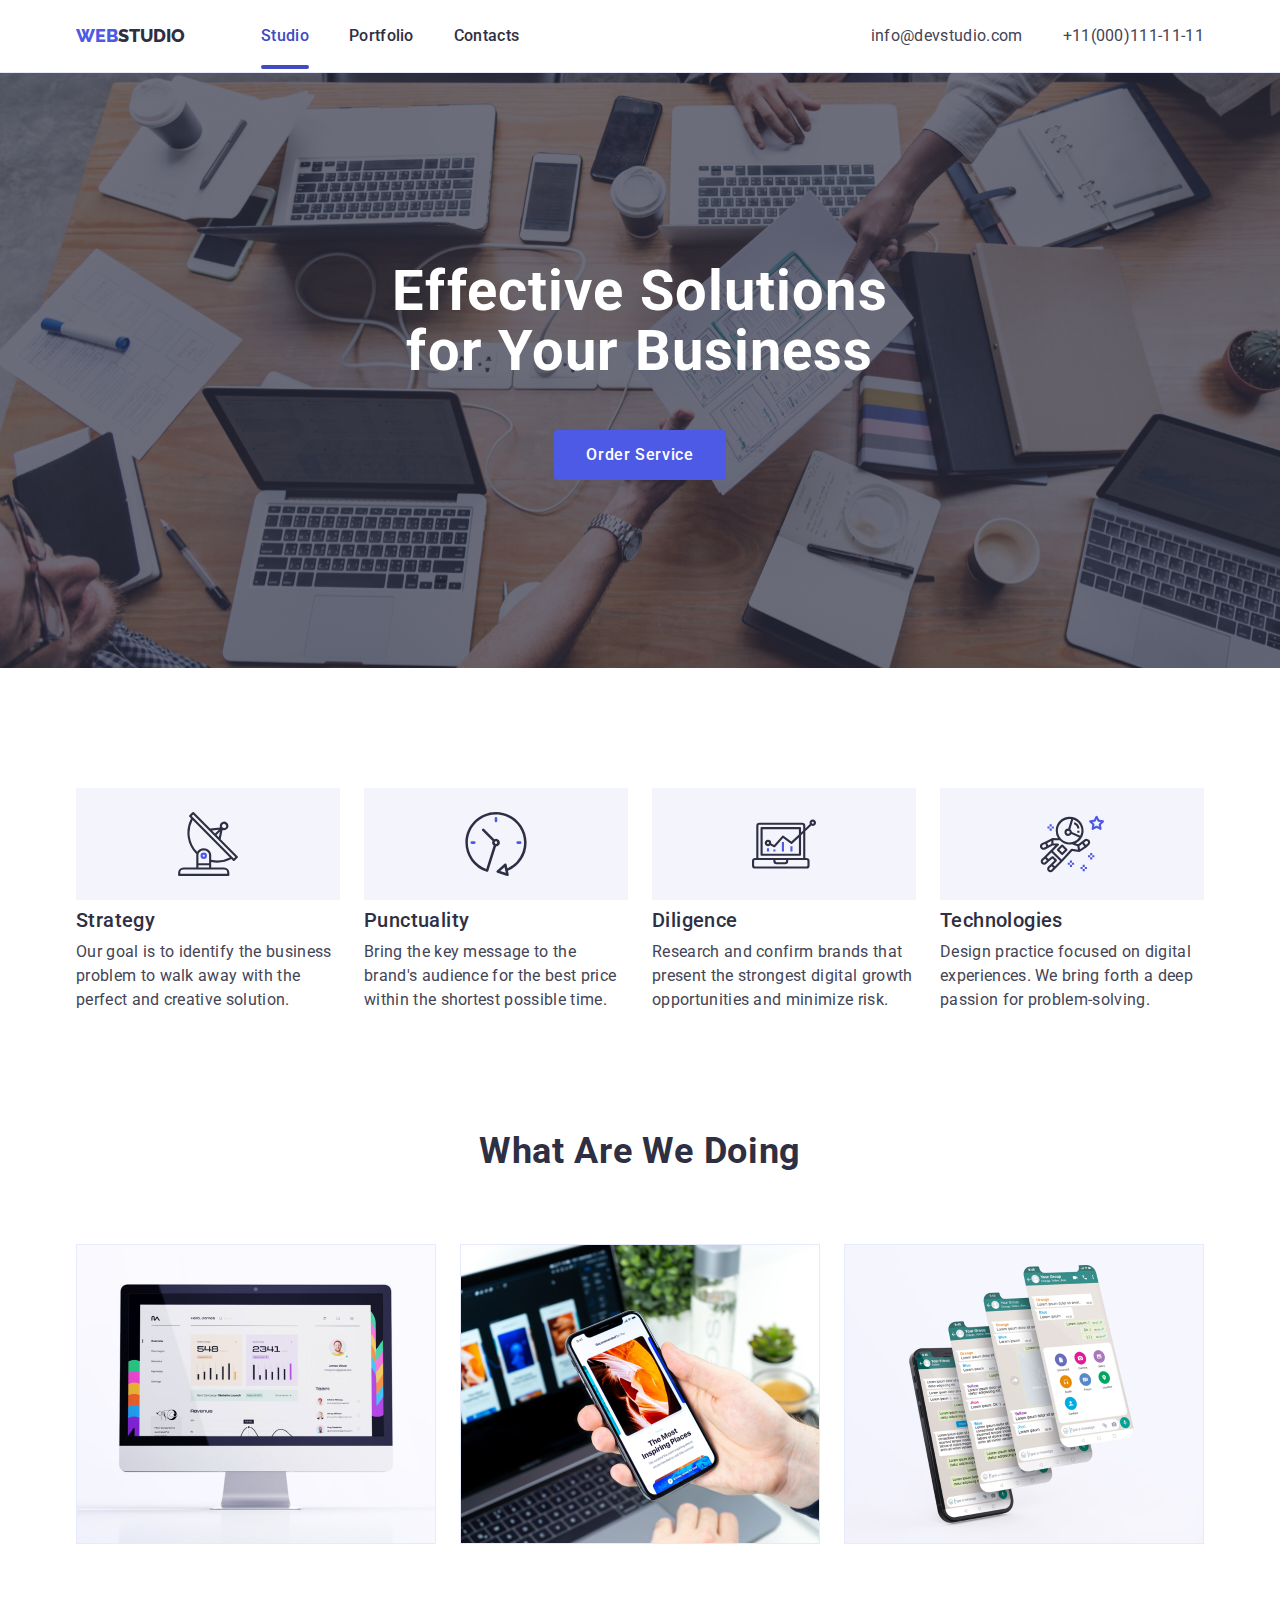
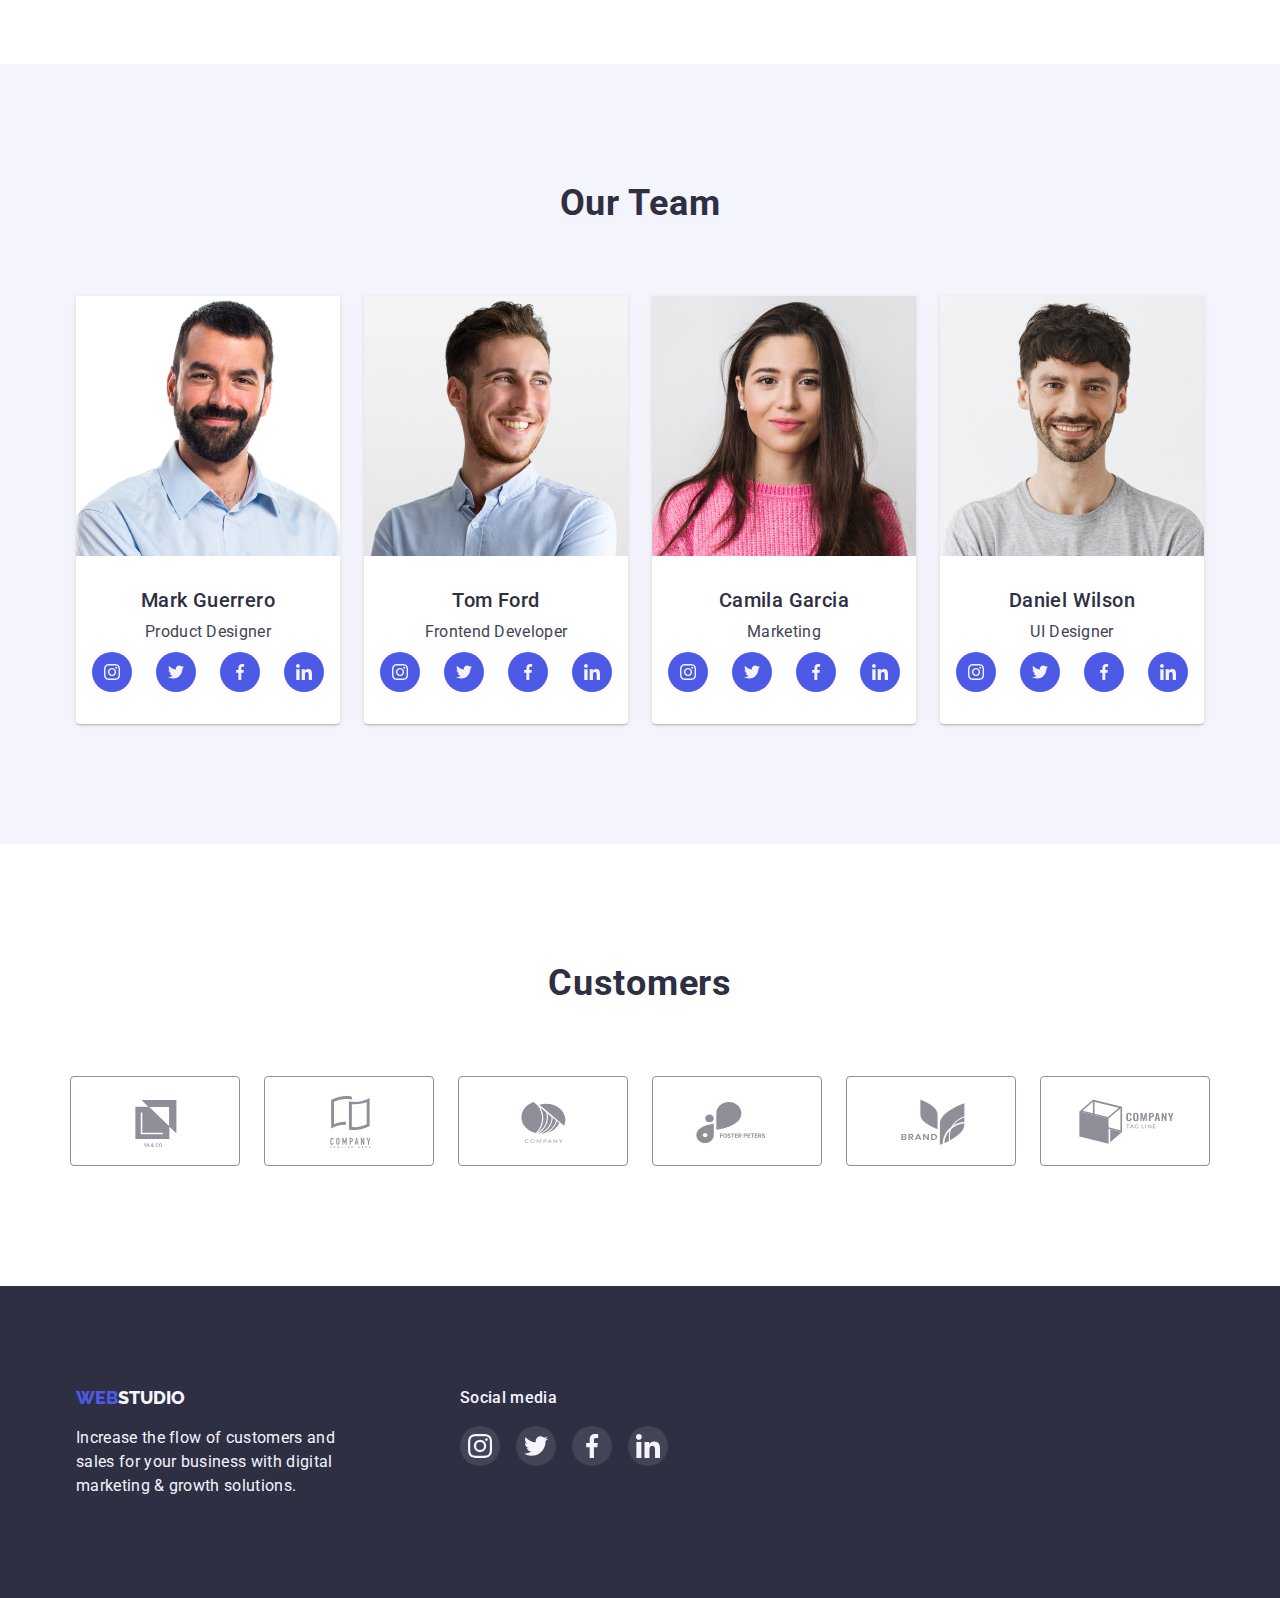
<file: index.html>
<!DOCTYPE html>
<html lang="en">
  <head>
    <meta charset="UTF-8" />
    <meta http-equiv="X-UA-Compatible" content="IE=edge" />
    <meta name="viewport" content="width=device-width, initial-scale=1.0" />
    <title>WebStudio</title>
    <link rel="preconnect" href="https://fonts.googleapis.com" />
    <link rel="preconnect" href="https://fonts.gstatic.com" crossorigin />
    <link
      href="https://fonts.googleapis.com/css2?family=Raleway:wght@800&family=Roboto:wght@400;500;700;900&display=swap"
      rel="stylesheet"
    />
    <link
      rel="stylesheet"
      href="https://cdnjs.cloudflare.com/ajax/libs/modern-normalize/1.0.0/modern-normalize.min.css"
    />
    <link rel="stylesheet" href="./css/style.css" />
  </head>
  <body>
    <header class="header">
      <div class="container">
        <div class="menu-nav">
          <nav class="menu-nav">
            <a class="logo" href="./index.html"
              ><span class="web">Web</span>Studio</a
            >

            <ul class="list navigation">
              <li>
                <a class="nav-links current" href="./index.html">Studio</a>
              </li>
              <li>
                <a class="nav-links" href="./portfolio.html">Portfolio</a>
              </li>
              <li><a class="nav-links" href="#">Contacts</a></li>
            </ul>
          </nav>
          <ul class="list navigation contacts">
            <li>
              <a class="nav-links-contacts" href="mailto:info@devstudio.com"
                >info@devstudio.com</a
              >
            </li>
            <li>
              <a class="nav-links-contacts" href="tel:+110001111111"
                >+11(000)111-11-11</a
              >
            </li>
          </ul>
        </div>
      </div>
    </header>
    <main>
      <section class="hero">
        <div class="container">
          <h1 class="hero-title">Effective Solutions for Your Business</h1>
          <button class="hero-btn" type="button" data-modal-open>
            Order Service
          </button>
        </div>
      </section>
      <section class="strategy section">
        <div class="container">
          <ul class="list feature-flex">
            <li class="feature">
              <div class="feature-icon-bg">
                <svg class="feature-icon" width="64px" height="64px">
                  <use href="./images/icon.svg#icon-antenna"></use>
                </svg>
              </div>
              <h3 class="feature-title">Strategy</h3>
              <p class="feature-text">
                Our goal is to identify the business problem to walk away with
                the perfect and creative solution.
              </p>
            </li>
            <li class="feature">
              <div class="feature-icon-bg">
                <svg class="feature-icon" width="64px" height="64px">
                  <use href="./images/icon.svg#icon-clock"></use>
                </svg>
              </div>
              <h3 class="feature-title">Punctuality</h3>
              <p class="feature-text">
                Bring the key message to the brand's audience for the best price
                within the shortest possible time.
              </p>
            </li>
            <li class="feature">
              <div class="feature-icon-bg">
                <svg class="feature-icon" width="64px" height="64px">
                  <use href="./images/icon.svg#icon-diagram"></use>
                </svg>
              </div>
              <h3 class="feature-title">Diligence</h3>
              <p class="feature-text">
                Research and confirm brands that present the strongest digital
                growth opportunities and minimize risk.
              </p>
            </li>
            <li class="feature">
              <div class="feature-icon-bg">
                <svg class="feature-icon" width="64px" height="64px">
                  <use href="./images/icon.svg#icon-astronaut"></use>
                </svg>
              </div>
              <h3 class="feature-title">Technologies</h3>
              <p class="feature-text">
                Design practice focused on digital experiences. We bring forth a
                deep passion for problem-solving.
              </p>
            </li>
          </ul>
        </div>
      </section>
      <section class="about section">
        <div class="container">
          <h2 class="section-title">What are we doing</h2>
          <ul class="list about-flex">
            <li class="about-img">
              <img
                src="./images/1.jpg"
                width="360"
                height="300"
                alt="Web Development"
              />
            </li>
            <li class="about-img">
              <img
                src="./images/2.jpg"
                width="360"
                height="300"
                alt="UI Design"
              />
            </li>
            <li class="about-img">
              <img
                src="./images/3.jpg"
                width="360"
                height="300"
                alt="Mobile Development"
              />
            </li>
          </ul>
        </div>
      </section>
      <section class="team section">
        <div class="container">
          <h2 class="section-title">Our Team</h2>
          <ul class="list team-flex">
            <li class="team-card">
              <img
                src="./images/4.jpg"
                width="264"
                height="260"
                alt="Our Product Designer"
              />
              <div class="card-content">
                <h3 class="team-name">Mark Guerrero</h3>
                <p class="team-position">Product Designer</p>
                <ul class="social">
                  <li class="social-list-item">
                    <a href="" class="social-list-icon">
                      <svg width="16px" height="16px">
                        <use href="./images/icon.svg#icon-instagram"></use>
                      </svg>
                    </a>
                  </li>
                  <li class="social-list-item">
                    <a href="" class="social-list-icon">
                      <svg width="16px" height="16px">
                        <use href="./images/icon.svg#icon-twitter"></use>
                      </svg>
                    </a>
                  </li>
                  <li class="social-list-item">
                    <a href="" class="social-list-icon">
                      <svg width="16px" height="16px">
                        <use href="./images/icon.svg#icon-facebook"></use>
                      </svg>
                    </a>
                  </li>
                  <li class="social-list-item">
                    <a href="" class="social-list-icon">
                      <svg width="16px" height="16px">
                        <use href="./images/icon.svg#icon-linkedin"></use>
                      </svg>
                    </a>
                  </li>
                </ul>
              </div>
            </li>
            <li class="team-card">
              <img
                src="./images/5.jpg"
                width="264"
                height="260"
                alt="The person who are doing his best for you."
              />
              <div class="card-content">
                <h3 class="team-name">Tom Ford</h3>
                <p class="team-position">Frontend Developer</p>
                <ul class="social">
                  <li class="social-list-item">
                    <a href="" class="social-list-icon">
                      <svg width="16px" height="16px">
                        <use href="./images/icon.svg#icon-instagram"></use>
                      </svg>
                    </a>
                  </li>
                  <li class="social-list-item">
                    <a href="" class="social-list-icon">
                      <svg width="16px" height="16px">
                        <use href="./images/icon.svg#icon-twitter"></use>
                      </svg>
                    </a>
                  </li>
                  <li class="social-list-item">
                    <a href="" class="social-list-icon">
                      <svg width="16px" height="16px">
                        <use href="./images/icon.svg#icon-facebook"></use>
                      </svg>
                    </a>
                  </li>
                  <li class="social-list-item">
                    <a href="" class="social-list-icon">
                      <svg width="16px" height="16px">
                        <use href="./images/icon.svg#icon-linkedin"></use>
                      </svg>
                    </a>
                  </li>
                </ul>
              </div>
            </li>
            <li class="team-card">
              <img
                src="./images/6.jpg"
                width="264"
                height="260"
                alt="Makes you smile,when you see the ad."
              />
              <div class="card-content">
                <h3 class="team-name">Camila Garcia</h3>
                <p class="team-position">Marketing</p>
                <ul class="social">
                  <li class="social-list-item">
                    <a href="" class="social-list-icon">
                      <svg width="16px" height="16px">
                        <use href="./images/icon.svg#icon-instagram"></use>
                      </svg>
                    </a>
                  </li>
                  <li class="social-list-item">
                    <a href="" class="social-list-icon">
                      <svg width="16px" height="16px">
                        <use href="./images/icon.svg#icon-twitter"></use>
                      </svg>
                    </a>
                  </li>
                  <li class="social-list-item">
                    <a href="" class="social-list-icon">
                      <svg width="16px" height="16px">
                        <use href="./images/icon.svg#icon-facebook"></use>
                      </svg>
                    </a>
                  </li>
                  <li class="social-list-item">
                    <a href="" class="social-list-icon">
                      <svg width="16px" height="16px">
                        <use href="./images/icon.svg#icon-linkedin"></use>
                      </svg>
                    </a>
                  </li>
                </ul>
              </div>
            </li>
            <li class="team-card">
              <img
                src="./images/7.jpg"
                width="264"
                height="260"
                alt="Trying to satisfy you with his designs."
              />
              <div class="card-content">
                <h3 class="team-name">Daniel Wilson</h3>
                <p class="team-position">UI Designer</p>
                <ul class="social">
                  <li class="social-list-item">
                    <a href="" class="social-list-icon">
                      <svg width="16px" height="16px">
                        <use href="./images/icon.svg#icon-instagram"></use>
                      </svg>
                    </a>
                  </li>
                  <li class="social-list-item">
                    <a href="" class="social-list-icon">
                      <svg width="16px" height="16px">
                        <use href="./images/icon.svg#icon-twitter"></use>
                      </svg>
                    </a>
                  </li>
                  <li class="social-list-item">
                    <a href="" class="social-list-icon">
                      <svg width="16px" height="16px">
                        <use href="./images/icon.svg#icon-facebook"></use>
                      </svg>
                    </a>
                  </li>
                  <li class="social-list-item">
                    <a href="" class="social-list-icon">
                      <svg width="16px" height="16px">
                        <use href="./images/icon.svg#icon-linkedin"></use>
                      </svg>
                    </a>
                  </li>
                </ul>
              </div>
            </li>
          </ul>
        </div>
      </section>
      <section class="customers">
        <div class="container">
          <h2 class="section-title">Customers</h2>
          <ul class="customers-list">
            <li>
              <a href="" class="customers-list-link">
                <svg class="customers-list-icon" width="104px" height="56px">
                  <use href="./images/icon.svg#icon-yoco"></use>
                </svg>
              </a>
            </li>
            <li>
              <a href="" class="customers-list-link">
                <svg class="customers-list-icon" width="104px" height="56px">
                  <use href="./images/icon.svg#icon-company"></use>
                </svg>
              </a>
            </li>
            <li>
              <a href="" class="customers-list-link">
                <svg class="customers-list-icon" width="104px" height="56px">
                  <use href="./images/icon.svg#icon-company-2"></use>
                </svg>
              </a>
            </li>
            <li>
              <a href="" class="customers-list-link">
                <svg class="customers-list-icon" width="104px" height="56px">
                  <use href="./images/icon.svg#icon-foster"></use>
                </svg>
              </a>
            </li>
            <li>
              <a href="" class="customers-list-link">
                <svg class="customers-list-icon" width="104px" height="56px">
                  <use href="./images/icon.svg#icon-brand"></use>
                </svg>
              </a>
            </li>
            <li>
              <a href="" class="customers-list-link">
                <svg class="customers-list-icon" width="104px" height="56px">
                  <use href="./images/icon.svg#icon-company-3"></use>
                </svg>
              </a>
            </li>
          </ul>
        </div>
      </section>
    </main>
    <footer class="footer">
      <div class="container footer-flex">
        <div>
          <a class="logo-footer" href="./index.html"
            ><span class="web">Web</span
            ><span class="studio-bottom">Studio</span></a
          >
          <p class="footer-text">
            Increase the flow of customers and sales for your business with
            digital marketing & growth solutions.
          </p>
        </div>
        <div class="social-media">
          <p class="social-text">Social media</p>
          <ul class="social-footer">
            <li class="social-list-footer-item">
              <a href="" class="social-list-footer-icon">
                <svg width="24px" height="24px">
                  <use href="./images/icon.svg#icon-instagram"></use>
                </svg>
              </a>
            </li>
            <li class="social-list-footer-item">
              <a href="" class="social-list-footer-icon">
                <svg width="24px" height="24px">
                  <use href="./images/icon.svg#icon-twitter"></use>
                </svg>
              </a>
            </li>
            <li class="social-list-footer-item">
              <a href="" class="social-list-footer-icon">
                <svg width="24px" height="24px">
                  <use href="./images/icon.svg#icon-facebook"></use>
                </svg>
              </a>
            </li>
            <li class="social-list-footer-item">
              <a href="" class="social-list-footer-icon">
                <svg width="24px" height="24px">
                  <use href="./images/icon.svg#icon-linkedin"></use>
                </svg>
              </a>
            </li>
          </ul>
        </div>
      </div>
    </footer>
    <div class="backdrop is-hidden" data-modal>
      <div class="modal">
        <button class="close-button" type="button" data-modal-close>
          <svg width="8px" height="8px">
            <use href="./images/icon.svg#icon-close"></use>
          </svg>
        </button>
      </div>
    </div>
    <script src="./js/modal.js"></script>
  </body>
</html>
</file>
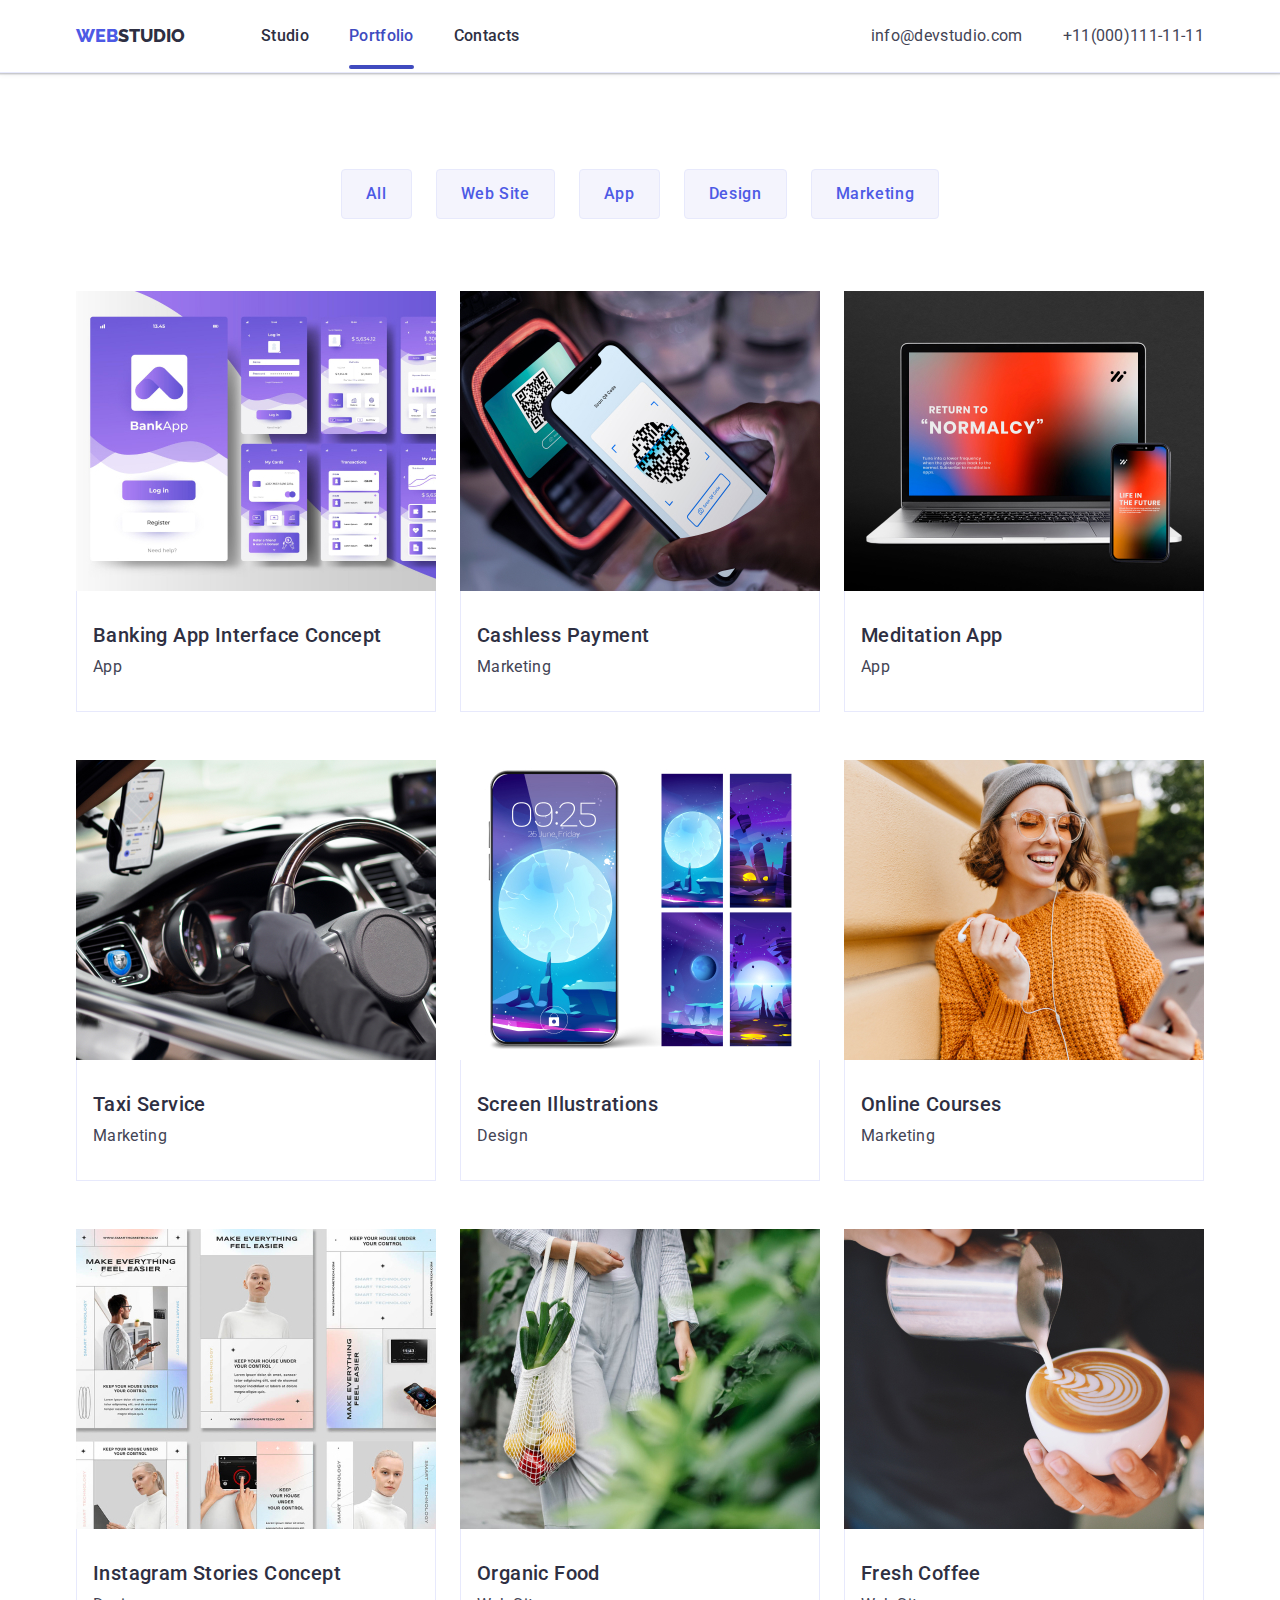
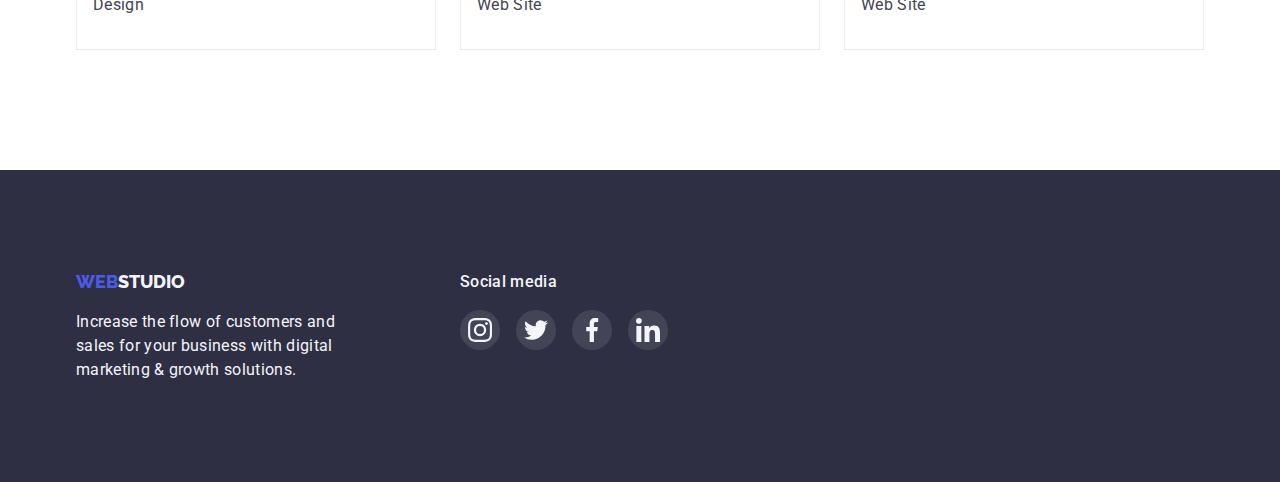
<file: portfolio.html>
<!DOCTYPE html>
<html lang="en">
  <head>
    <meta charset="UTF-8" />
    <meta http-equiv="X-UA-Compatible" content="IE=edge" />
    <meta name="viewport" content="width=device-width, initial-scale=1.0" />
    <title>Portfolio</title>
    <link rel="preconnect" href="https://fonts.googleapis.com" />
    <link rel="preconnect" href="https://fonts.gstatic.com" crossorigin />
    <link
      href="https://fonts.googleapis.com/css2?family=Raleway:wght@800&family=Roboto:wght@400;500;700;900&display=swap"
      rel="stylesheet"
    />
    <link
      rel="stylesheet"
      href="https://cdnjs.cloudflare.com/ajax/libs/modern-normalize/1.0.0/modern-normalize.min.css"
    />
    <link rel="stylesheet" href="./css/style.css" />
  </head>
  <body>
    <header class="header">
      <div class="container">
        <div class="menu-nav">
          <nav class="menu-nav">
            <a class="logo" href="./index.html"
              ><span class="web">Web</span>Studio</a
            >

            <ul class="list navigation">
              <li><a class="nav-links" href="./index.html">Studio</a></li>
              <li>
                <a class="nav-links current" href="./portfolio.html"
                  >Portfolio</a
                >
              </li>
              <li><a class="nav-links" href="#">Contacts</a></li>
            </ul>
          </nav>
          <ul class="list navigation contacts">
            <li>
              <a class="nav-links-contacts" href="mailto:info@devstudio.com"
                >info@devstudio.com</a
              >
            </li>
            <li>
              <a class="nav-links-contacts" href="tel:+110001111111"
                >+11(000)111-11-11</a
              >
            </li>
          </ul>
        </div>
      </div>
    </header>
    <main>
      <section class="portfolio-list">
        <div class="container">
          <h1 class="visually-hidden">Our Strategy</h1>
          <ul class="button-list btn-list-flex">
            <li><button class="portfolio-btn" type="button">All</button></li>
            <li>
              <button class="portfolio-btn" type="button">Web Site</button>
            </li>
            <li><button class="portfolio-btn" type="button">App</button></li>
            <li><button class="portfolio-btn" type="button">Design</button></li>
            <li>
              <button class="portfolio-btn" type="button">Marketing</button>
            </li>
          </ul>
          <ul class="list img-list-flex">
            <li class="card-portfolio">
              <a href="" class="card-portfolio-link">
                <div class="card-portfolio-img-wrapper">
                  <img
                    src="./images/8.jpg"
                    width="360"
                    height="300"
                    alt="Bank App Interface Example"
                  />
                  <p class="overlay">
                    14 Stylish and User-Friendly App Design Concepts · Task
                    Manager App · Calorie Tracker App · Exotic Fruit Ecommerce
                    App · Cloud Storage App
                  </p>
                </div>
                <div class="card-content-portfolio">
                  <h2 class="project-title">Banking App Interface Concept</h2>
                  <p class="project-text">App</p>
                </div>
              </a>
            </li>
            <li class="card-portfolio">
              <a href="" class="card-portfolio-link">
                <div class="card-portfolio-img-wrapper">
                  <img
                    src="./images/9.jpg"
                    width="360"
                    height="300"
                    alt="Bank App Interface Example"
                  />
                  <p class="overlay">
                    14 Stylish and User-Friendly App Design Concepts · Task
                    Manager App · Calorie Tracker App · Exotic Fruit Ecommerce
                    App · Cloud Storage App
                  </p>
                </div>
                <div class="card-content-portfolio">
                  <h2 class="project-title">Cashless Payment</h2>
                  <p class="project-text">Marketing</p>
                </div>
              </a>
            </li>
            <li class="card-portfolio">
              <a href="" class="card-portfolio-link">
                <div class="card-portfolio-img-wrapper">
                  <img
                    src="./images/10.jpg"
                    width="360"
                    height="300"
                    alt="Bank App Interface Example"
                  />
                  <p class="overlay">
                    14 Stylish and User-Friendly App Design Concepts · Task
                    Manager App · Calorie Tracker App · Exotic Fruit Ecommerce
                    App · Cloud Storage App
                  </p>
                </div>
                <div class="card-content-portfolio">
                  <h2 class="project-title">Meditation App</h2>
                  <p class="project-text">App</p>
                </div>
              </a>
            </li>
            <li class="card-portfolio">
              <a href="" class="card-portfolio-link">
                <div class="card-portfolio-img-wrapper">
                  <img
                    src="./images/11.jpg"
                    width="360"
                    height="300"
                    alt="Bank App Interface Example"
                  />
                  <p class="overlay">
                    14 Stylish and User-Friendly App Design Concepts · Task
                    Manager App · Calorie Tracker App · Exotic Fruit Ecommerce
                    App · Cloud Storage App
                  </p>
                </div>
                <div class="card-content-portfolio">
                  <h2 class="project-title">Taxi Service</h2>
                  <p class="project-text">Marketing</p>
                </div>
              </a>
            </li>
            <li class="card-portfolio">
              <a href="" class="card-portfolio-link">
                <div class="card-portfolio-img-wrapper">
                  <img
                    src="./images/12.jpg"
                    width="360"
                    height="300"
                    alt="Bank App Interface Example"
                  />
                  <p class="overlay">
                    14 Stylish and User-Friendly App Design Concepts · Task
                    Manager App · Calorie Tracker App · Exotic Fruit Ecommerce
                    App · Cloud Storage App
                  </p>
                </div>
                <div class="card-content-portfolio">
                  <h2 class="project-title">Screen Illustrations</h2>
                  <p class="project-text">Design</p>
                </div>
              </a>
            </li>
            <li class="card-portfolio">
              <a href="" class="card-portfolio-link">
                <div class="card-portfolio-img-wrapper">
                  <img
                    src="./images/13.jpg"
                    width="360"
                    height="300"
                    alt="Bank App Interface Example"
                  />
                  <p class="overlay">
                    14 Stylish and User-Friendly App Design Concepts · Task
                    Manager App · Calorie Tracker App · Exotic Fruit Ecommerce
                    App · Cloud Storage App
                  </p>
                </div>
                <div class="card-content-portfolio">
                  <h2 class="project-title">Online Courses</h2>
                  <p class="project-text">Marketing</p>
                </div>
              </a>
            </li>
            <li class="card-portfolio">
              <a href="" class="card-portfolio-link">
                <div class="card-portfolio-img-wrapper">
                  <img
                    src="./images/14.jpg"
                    width="360"
                    height="300"
                    alt="Bank App Interface Example"
                  />
                  <p class="overlay">
                    14 Stylish and User-Friendly App Design Concepts · Task
                    Manager App · Calorie Tracker App · Exotic Fruit Ecommerce
                    App · Cloud Storage App
                  </p>
                </div>
                <div class="card-content-portfolio">
                  <h2 class="project-title">Instagram Stories Concept</h2>
                  <p class="project-text">Design</p>
                </div>
              </a>
            </li>
            <li class="card-portfolio">
              <a href="" class="card-portfolio-link">
                <div class="card-portfolio-img-wrapper">
                  <img
                    src="./images/15.jpg"
                    width="360"
                    height="300"
                    alt="Bank App Interface Example"
                  />
                  <p class="overlay">
                    14 Stylish and User-Friendly App Design Concepts · Task
                    Manager App · Calorie Tracker App · Exotic Fruit Ecommerce
                    App · Cloud Storage App
                  </p>
                </div>
                <div class="card-content-portfolio">
                  <h2 class="project-title">Organic Food</h2>
                  <p class="project-text">Web Site</p>
                </div>
              </a>
            </li>
            <li class="card-portfolio">
              <a href="#" class="card-portfolio-link">
                <div class="card-portfolio-img-wrapper">
                  <img
                    src="./images/16.jpg"
                    width="360"
                    height="300"
                    alt="Bank App Interface Example"
                  />
                  <p class="overlay">
                    14 Stylish and User-Friendly App Design Concepts · Task
                    Manager App · Calorie Tracker App · Exotic Fruit Ecommerce
                    App · Cloud Storage App
                  </p>
                </div>
                <div class="card-content-portfolio">
                  <h2 class="project-title">Fresh Coffee</h2>
                  <p class="project-text">Web Site</p>
                </div>
              </a>
            </li>
          </ul>
        </div>
      </section>
    </main>
    <footer class="footer">
      <div class="container footer-flex">
        <div>
          <a class="logo-footer" href="./index.html"
            ><span class="web">Web</span
            ><span class="studio-bottom">Studio</span></a
          >
          <p class="footer-text">
            Increase the flow of customers and sales for your business with
            digital marketing & growth solutions.
          </p>
        </div>
        <div class="social-media">
          <p class="social-text">Social media</p>
          <ul class="social-footer">
            <li class="social-list-footer-item">
              <a href="" class="social-list-footer-icon">
                <svg width="24px" height="24px">
                  <use href="./images/icon.svg#icon-instagram"></use>
                </svg>
              </a>
            </li>
            <li class="social-list-footer-item">
              <a href="" class="social-list-footer-icon">
                <svg width="24px" height="24px">
                  <use href="./images/icon.svg#icon-twitter"></use>
                </svg>
              </a>
            </li>
            <li class="social-list-footer-item">
              <a href="" class="social-list-footer-icon">
                <svg width="24px" height="24px">
                  <use href="./images/icon.svg#icon-facebook"></use>
                </svg>
              </a>
            </li>
            <li class="social-list-footer-item">
              <a href="" class="social-list-footer-icon">
                <svg width="24px" height="24px">
                  <use href="./images/icon.svg#icon-linkedin"></use>
                </svg>
              </a>
            </li>
          </ul>
        </div>
      </div>
    </footer>
  </body>
</html>
</file>
<file: css/style.css>
:root {
  --main-bg-color: #ffffff;
  --main-text-color: #2e2f42;
  --main-nav-color: #4d5ae5;
  --main-hover-color: #404bbf;
  --main-p-color: #434455;
  --main-p-bottom-color: #f4f4fd;
  --top-line-color: #e7e9fc;
  --icon-hover-green: #31d0aa;
  --customers-border: #8e8f99;
}
body {
  font-family: "Roboto", sans-serif;
  background-color: var(--main-bg-color);
  color: var(--main-text-color);
  font-size: 16px;
}
.web {
  color: var(--main-nav-color);
}

.nav-links {
  text-decoration: none;
  font-weight: 500;
  line-height: 1.5;
  letter-spacing: 0.02em;
  color: var(--main-text-color);
  padding: 24px 0;
}
.list {
  list-style: none;
}
.header {
  border-bottom: 1px solid var(--top-line-color);
  box-shadow: 0px 2px 1px rgba(46, 47, 66, 0.08),
    0px 1px 1px rgba(46, 47, 66, 0.16), 0px 1px 6px rgba(46, 47, 66, 0.08);
}
.hero-btn {
  background-color: var(--main-nav-color);
  color: var(--main-bg-color);
  font-family: "Roboto";
  font-weight: 500;
  font-size: 16px;
  cursor: pointer;
  border-radius: 4px;
  padding: 16px 32px;
  letter-spacing: 0.04em;
  border: none;
}
.hero-title {
  width: 496px;
  margin: 0 auto;
  padding-bottom: 48px;
  color: var(--main-bg-color);
  font-size: 56px;
  line-height: 1.08;
  letter-spacing: 0.02em;
}
.hero {
  background-color: var(--main-text-color);
  background-image: linear-gradient(
      rgba(46, 47, 66, 0.7),
      rgba(46, 47, 66, 0.7)
    ),
    url(../images/hero-bg.jpg);
  margin-left: auto;
  margin-right: auto;
  max-width: 1440px;
  text-align: center;
  padding-top: 188px;
  padding-bottom: 188px;
}

.footer {
  background-color: var(--main-text-color);
}

.nav-links:hover,
.nav-links:focus {
  color: var(--main-hover-color);
}
.hero .hero-btn:hover,
.hero-btn:focus {
  background: var(--main-hover-color);
}

.feature-icon-bg {
  background-color: var(--main-p-bottom-color);
  display: flex;
  justify-content: center;
  align-items: center;
  padding: 24px 100px;
  margin-bottom: 8px;
}
.feature-text {
  line-height: 1.5;
  color: var(--main-p-color);
  letter-spacing: 0.02em;
}
.feature-title {
  font-weight: 500;
  font-size: 20px;
  line-height: 1.2;
  letter-spacing: 0.02em;
  padding-bottom: 8px;
}
.feature {
  width: 264px;
}
.feature:not(:last-child) {
  margin-right: 24px;
}
.feature-flex {
  display: flex;
}
.section-title {
  font-size: 36px;
  line-height: 1.11;
  color: var(--main-text-color);
  text-transform: capitalize;
  letter-spacing: 0.02em;
  text-align: center;
  padding-bottom: 72px;
}
.about-flex {
  display: flex;
}
.about-img:not(:last-child) {
  margin-right: 24px;
}
.team {
  background: var(--main-p-bottom-color);
}
.team-card {
  background: var(--main-bg-color);
  box-shadow: 0px 1px 6px rgba(46, 47, 66, 0.08),
    0px 1px 1px rgba(46, 47, 66, 0.16), 0px 2px 1px rgba(46, 47, 66, 0.08);
  border-radius: 0px 0px 4px 4px;
  width: 264px;
}
.team-flex {
  display: flex;
}
.card-content {
  text-align: center;
  padding-top: 32px;
  padding-bottom: 32px;
}
.social {
  margin-top: 8px;
  display: flex;
  justify-content: center;
  gap: 24px;
}
.social-list-icon {
  width: 40px;
  height: 40px;
  border-radius: 50%;
  background-color: var(--main-nav-color);
  display: flex;
  justify-content: center;
  align-items: center;
  color: var(--main-p-bottom-color);
}
.social-list-icon:hover,
.social-list-icon:focus {
  background-color: var(--main-hover-color);
}
.social-footer {
  display: flex;
  align-items: flex-start;
  justify-content: center;
  gap: 16px;
}
.social-list-footer-icon {
  width: 40px;
  height: 40px;
  border-radius: 50%;
  background-color: rgba(255, 255, 255, 0.1);
  display: flex;
  justify-content: center;
  align-items: center;
  color: var(--main-p-bottom-color);
}
.social-list-footer-icon:hover,
.social-list-footer-icon:focus {
  background-color: var(--icon-hover-green);
}

.social-media {
  display: flex;
  flex-direction: column;
  align-items: flex-start;
  margin-left: 120px;
}
.social-text {
  margin-bottom: 16px;
  line-height: 1.5;
  letter-spacing: 0.02em;
  color: var(--main-p-bottom-color);
  width: 264px;
  font-weight: 500;
}
.card-content-portfolio {
  padding: 32px 16px 32px 16px;
  border: 1px solid var(--top-line-color);
  border-top: none;
}
.customers {
  padding-top: 120px;
  padding-bottom: 120px;
}
.customers-list {
  display: flex;
  gap: 24px;
  justify-content: center;
}
.customers-list-icon {
  fill: var(--customers-border);
}
.customers-list-link {
  display: flex;
  padding: 16px 32px;
  border: 1px solid var(--customers-border);
  border-radius: 4px;
  outline: transparent;
}
.customers-list-link:hover,
.customers-list-link:focus {
  border: 1px solid var(--main-hover-color);
}

.customers-list-link:hover .customers-list-icon,
.customers-list-link:focus .customers-list-icon {
  fill: var(--main-hover-color);
}
.studio-bottom {
  font-family: "Raleway";
  font-style: normal;
  font-weight: 800;
  font-size: 18px;
  line-height: 1.16;
  text-transform: uppercase;
  color: var(--main-p-bottom-color);
}
.footer {
  padding: 100px 0;
}
.logo-footer {
  font-family: "Raleway";
  font-weight: 800;
  font-size: 18px;
  line-height: 1.33;
  text-transform: uppercase;
  text-decoration: none;
  color: var(--main-text-color);
  margin-right: 76px;
  display: block;
}
.footer-flex {
  display: flex;
}
.footer-text {
  line-height: 1.5;
  letter-spacing: 0.02em;
  color: var(--main-p-bottom-color);
  width: 264px;
  padding-top: 16px;
}
.nav-links-contacts {
  font-style: normal;
  line-height: 1.5;
  letter-spacing: 0.02em;
  color: var(--main-p-color);
  text-decoration: none;
  padding: 24px 0;
}
.contacts {
  margin-left: auto;
}
.nav-links-contacts:hover,
.nav-links-contacts:focus {
  color: var(--main-hover-color);
}
.button-list {
  list-style-type: none;
}
.btn-list-flex {
  display: flex;
  gap: 24px;
  justify-content: center;
  margin-bottom: 72px;
}
.portfolio-btn {
  background: var(--main-p-bottom-color);
  border: 1px solid var(--top-line-color);
  border-radius: 4px;
  color: var(--main-nav-color);
  font-family: "Roboto";
  font-style: normal;
  font-weight: 500;
  font-size: 16px;
  line-height: 1.5;
  letter-spacing: 0.04em;
  padding: 12px 24px;
}
.button-list .portfolio-btn:hover,
.portfolio-btn:focus {
  background: var(--main-hover-color);
  color: var(--main-bg-color);
  box-shadow: 0px 3px 1px rgba(0, 0, 0, 0.1), 0px 2px 1px rgba(0, 0, 0, 0.08),
    0px 2px 2px rgba(0, 0, 0, 0.12);
  border: none;
  outline: transparent;
}
.img-list-flex {
  display: flex;
  gap: 48px 24px;
  flex-wrap: wrap;
}
.card-portfolio {
  width: 360px;
}
.card-portfolio-link:focus,
.card-portfolio-link:hover {
  box-shadow: 0px 1px 6px rgba(46, 47, 66, 0.08),
    0px 1px 1px rgba(46, 47, 66, 0.16), 0px 2px 1px rgba(46, 47, 66, 0.08);
  outline: transparent;
}
.card-portfolio-link:focus .overlay,
.card-portfolio-link:hover .overlay {
  transform: translateY(0);
}
.card-portfolio-link {
  text-decoration: none;
  color: var(--main-text-color);
  display: block;
}

.portfolio-list {
  padding-bottom: 120px;
  padding-top: 96px;
}
.logo {
  font-family: "Raleway";
  font-weight: 800;
  font-size: 18px;
  line-height: 1.33;
  text-transform: uppercase;
  text-decoration: none;
  color: var(--main-text-color);
  padding: 24px 0;
  margin-right: 76px;
}
.team-name {
  font-weight: 500;
  font-size: 20px;
  line-height: 1.2;
  letter-spacing: 0.02em;
  margin-bottom: 8px;
}
.team-position {
  line-height: 1.5;
  letter-spacing: 0.02em;
  color: var(--main-p-color);
}
.team-card:not(:last-child) {
  margin-right: 24px;
}
.project-title {
  font-weight: 500;
  font-size: 20px;
  line-height: 1.2;
  letter-spacing: 0.02em;
  margin-bottom: 8px;
}
.project-text {
  line-height: 1.5;
  letter-spacing: 0.02em;
  color: var(--main-p-color);
}
.visually-hidden {
  position: absolute;
  width: 1px;
  height: 1px;
  margin: -1px;
  border: 0;
  padding: 0;
  white-space: nowrap;
  clip-path: inset(100%);
  clip: rect(0 0 0 0);
  overflow: hidden;
}
h1,
h2,
h3,
h4,
h5,
h6,
p,
ul {
  margin: 0px;
  padding: 0px;
}
img {
  display: block;
}
button {
  cursor: pointer;
}
a {
  text-decoration: none;
}
ul {
  list-style: none;
}
.section {
  padding-top: 120px;
  padding-bottom: 120px;
}
.section.about {
  padding-top: 0;
}
.container {
  width: 1158px;
  padding-left: 15px;
  padding-right: 15px;
  margin: 0 auto;
}
.menu-nav {
  display: flex;
}
.navigation {
  display: flex;
  align-items: center;
  padding-top: 24px;
  padding-bottom: 24px;
}
.navigation li {
  margin-right: 40px;
}
.navigation li:last-child {
  margin-right: 0;
}
.current {
  position: relative;
  color: var(--main-hover-color);
}
.current::after {
  position: absolute;
  bottom: 0;
  right: 0;
  content: "";
  width: 100%;
  height: 4px;
  background-color: var(--main-hover-color);
  border-radius: 2px;
}
.backdrop {
  position: fixed;
  top: 0;
  left: 0;
  width: 100%;
  height: 100%;
  background-color: rgba(46, 47, 66, 0.4);
  opacity: 1;
  transition: opacity 250ms cubic-bezier(0.4, 0, 0.2, 1);
}
.modal {
  position: absolute;
  top: 50%;
  left: 50%;
  transform: translate(-50%, -50%);
  width: 408px;
  height: 576px;
  background-color: #fcfcfc;
  box-shadow: 0px 1px 1px rgba(0, 0, 0, 0.14), 0px 1px 3px rgba(0, 0, 0, 0.12),
    0px 2px 1px rgba(0, 0, 0, 0.2);
  border-radius: 4px;
  animation: open 1s cubic-bezier(0.4, 0, 0.2, 1) none;
}
.is-hidden {
  opacity: 0;
  pointer-events: none;
}
.close-button {
  border-radius: 50%;
  border: 1px solid rgba(0, 0, 0, 0.1);
  position: absolute;
  top: 0;
  right: 0;
  margin-right: 24px;
  margin-top: 24px;
  display: flex;
  padding: 8px;
}

@keyframes open {
  0% {
    transform: translate(-50%, -50%) scale(0.2);
  }
  50% {
    transform: translate(-50%, -50%) scale(1.3);
  }
  100% {
    transform: translate(-50%, -50%) scale(1);
  }
}
.card-portfolio-img-wrapper {
  position: relative;
  overflow: hidden;
}
.overlay {
  position: absolute;
  top: 0;
  right: 0;
  overflow: auto;
  width: 100%;
  height: 100%;
  background-color: var(--main-nav-color);
  padding-left: 32px;
  padding-right: 32px;
  padding-top: 40px;
  line-height: 1.5;
  letter-spacing: 0.02em;
  color: var(--main-p-bottom-color);
  transform: translateY(100%);
  transition: transform 250ms cubic-bezier(0.4, 0, 0.2, 1);
}
</file>
